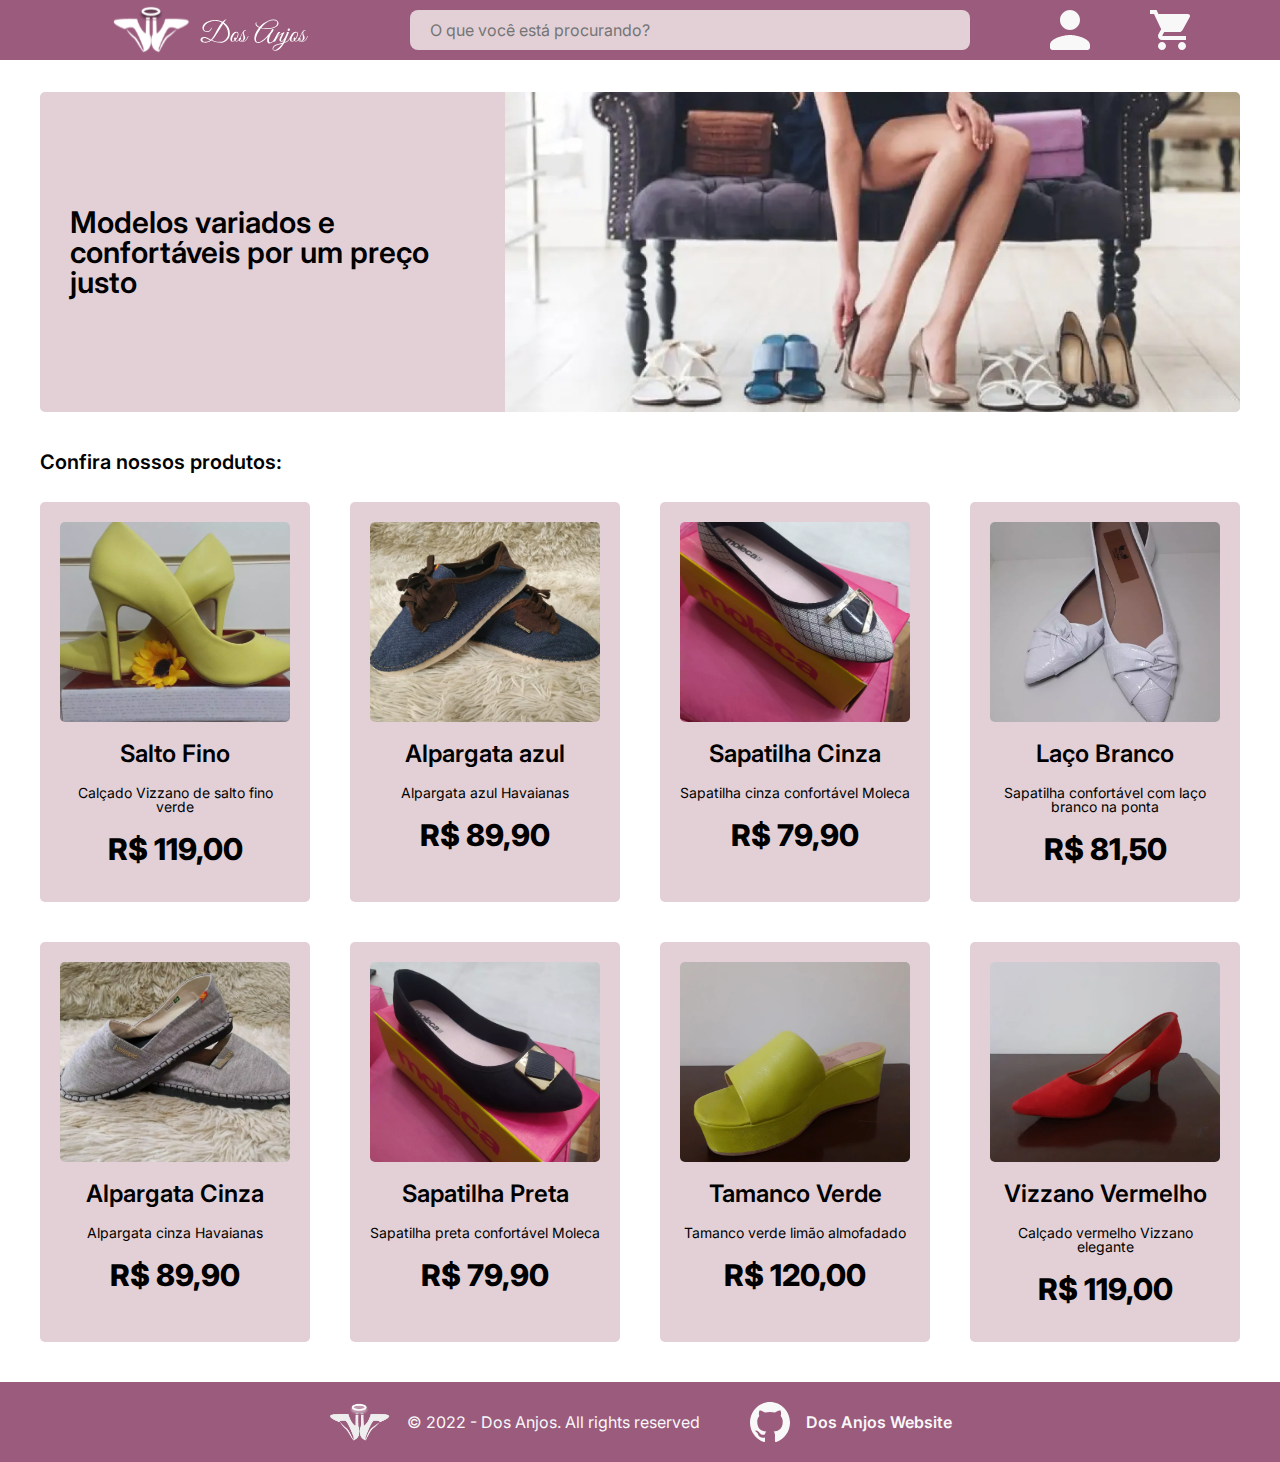
<file: index.html>
<!DOCTYPE html>
<html lang="pt-br">

<head>
  <meta charset="UTF-8">
  <meta http-equiv="X-UA-Compatible" content="IE=edge">
  <meta name="viewport" content="width=device-width, initial-scale=1.0">
  <link rel="stylesheet" href="../style/global.css">
  <link rel="stylesheet" href="../style/reset.css">
  <link rel="stylesheet" href="../style/main.css">
  <link rel="preconnect" href="https://fonts.googleapis.com">
  <link rel="preconnect" href="https://fonts.gstatic.com" crossorigin>
  <link href="https://fonts.googleapis.com/css2?family=Inter:wght@300;400;600&display=swap" rel="stylesheet">
  <link rel="shortcut icon" href="../assets/light_logo.svg" type="image/x-icon">
  <title>Home - Dos Anjos</title>
</head>

<body>
  <header>
    <div class="logo_container">
      <a href="#">
        <img id="logo" src="./assets/logo_branco.svg" alt="Logo">
      </a>
    </div>
    <input type="text" placeholder="O que você está procurando?" name="search_input" id="search_input">
    <div class="buttons_container">
      <a href="#"><img src="./assets/account.svg" alt="Minha conta"></a>
      <a href="#"><img src="./assets/icon_cart.svg" alt="Carrinho"></a>
    </div>
  </header>
  <main>
    <div class="hero">
      <div class="hero_text">
        <h1>Modelos variados e confortáveis por um preço justo</h1>
      </div>
      <div class="hero_image">
        <img src="../assets/prateleiras_de_sapatos.webp" alt="">
      </div>
    </div>
    <div class="products">
      <h2>Confira nossos produtos:</h2>
      <div class="products_list">
        <a href="./view/product.html" class="card">
          <div class="image_container">
            <img src="../assets/sapato_amarelo.webp" alt="Sapato amarelo">
          </div>
          <h3 class="title">Salto Fino</h3>
          <span class="description">
            Calçado Vizzano de salto fino verde
          </span>
          <span class="price">R$ 119,00</span>
        </a>

        <a href="./view/product.html" class="card">
          <div class="image_container">
            <img src="../assets/alpargata_azul.webp" alt="Alpargata azul">
          </div>
          <h3 class="title">Alpargata azul</h3>
          <span class="description">
            Alpargata azul Havaianas
          </span>
          <span class="price">R$ 89,90</span>
        </a>

        <a href="./view/product.html" class="card">
          <div class="image_container">
            <img src="../assets/sapatilha_cinza.webp" alt="Sapatilha cinza">
          </div>
          <h3 class="title">Sapatilha Cinza</h3>
          <span class="description">
            Sapatilha cinza confortável Moleca
          </span>
          <span class="price">R$ 79,90</span>
        </a>

        <a href="./view/product.html" class="card">
          <div class="image_container">
            <img src="../assets/sapato_branco.webp" alt="Sapato branco">
          </div>
          <h3 class="title">Laço Branco</h3>
          <span class="description">
            Sapatilha confortável com laço branco na ponta
          </span>
          <span class="price">R$ 81,50</span>
        </a>

        <a href="./view/product.html" class="card">
          <div class="image_container">
            <img src="../assets/alpargata_cinza.webp" alt="Alpargata cinza">
          </div>
          <h3 class="title">Alpargata Cinza</h3>
          <span class="description">
            Alpargata cinza Havaianas
          </span>
          <span class="price">R$ 89,90</span>
        </a>

        <a href="./view/product.html" class="card">
          <div class="image_container">
            <img src="../assets/sapatilha_preta.webp" alt="Sapatilha preta">
          </div>
          <h3 class="title">Sapatilha Preta</h3>
          <span class="description">
            Sapatilha preta confortável Moleca
          </span>
          <span class="price">R$ 79,90</span>
        </a>

        <a href="./view/product.html" class="card">
          <div class="image_container">
            <img src="../assets/tamanco_verde.webp" alt="Tamanco verde">
          </div>
          <h3 class="title">Tamanco Verde</h3>
          <span class="description">
            Tamanco verde limão almofadado
          </span>
          <span class="price">R$ 120,00</span>
        </a>
        <a href="./view/product.html" class="card">
          <div class="image_container">
            <img src="../assets/sapato_vermelh.webp" alt="Sapato vermelho">
          </div>
          <h3 class="title">Vizzano Vermelho</h3>
          <span class="description">
            Calçado vermelho Vizzano elegante
          </span>
          <span class="price">R$ 119,00</span>
        </a>
      </div>
    </div>
  </main>
  <footer>
    <div class="rights_container">
      <img src="../assets/light_logo.png" alt="Logo">
      <span> © 2022 - Dos Anjos. All rights reserved </span>
    </div>
    <div class="rights_container">
      <img src="../assets/github_icon.svg" alt="Github">
      <a href="https://github.com/yagomouro/dos-anjos-website/">Dos Anjos Website</a>
    </div>
  </footer>
</body>

</html>
</file>
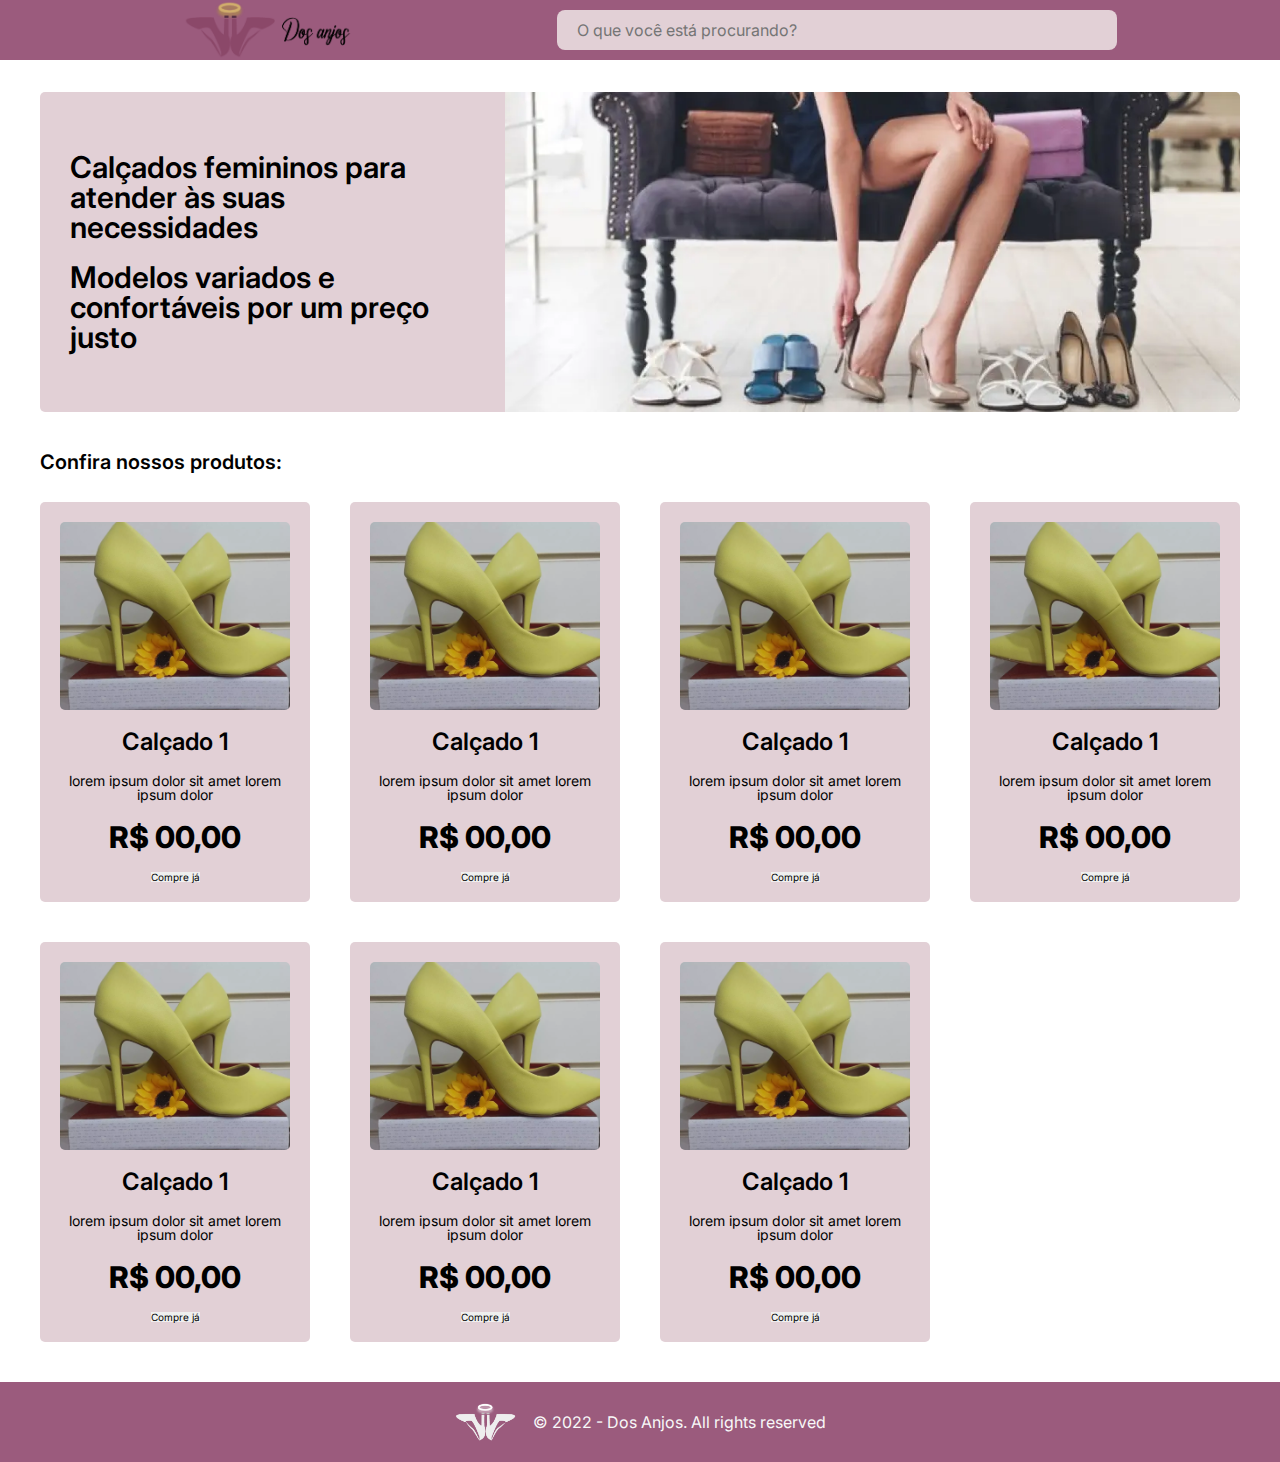
<file: view/index.html>
<!DOCTYPE html>
<html lang="pt-br">
  <head>
    <meta charset="UTF-8" />
    <meta http-equiv="X-UA-Compatible" content="IE=edge" />
    <meta name="viewport" content="width=device-width, initial-scale=1.0" />
    <link rel="stylesheet" href="../style/global.css" />
    <link rel="stylesheet" href="../style/reset.css" />
    <link rel="stylesheet" href="../style/main.css" />
    <link rel="preconnect" href="https://fonts.googleapis.com" />
    <link rel="preconnect" href="https://fonts.gstatic.com" crossorigin />
    <link
      href="https://fonts.googleapis.com/css2?family=Inter:wght@300;400;600&display=swap"
      rel="stylesheet"
    />
    <link
      rel="shortcut icon"
      href="../assets/favicon.png"
      type="image/x-icon"
    />
    <title>Home - Dos Anjos</title>
  </head>
  <body>
    <header>
      <div class="logo_container">
        <a href="./index.html">
          <img id="logo" src="../assets/logo.png" alt="Logo" />
        </a>
      </div>
      <input
        type="text"
        placeholder="O que você está procurando?"
        name="search_input"
        id="search_input"
      />
    </header>
    <main>
      <div class="hero">
        <div class="hero_text">
          <h1>Calçados femininos para atender às suas necessidades</h1>
          <h1>Modelos variados e confortáveis por um preço justo</h1>
        </div>
        <div class="hero_image">
          <img src="../assets/prateleiras_de_sapatos.webp" alt="" />
        </div>
      </div>
      <div class="products">
        <h2>Confira nossos produtos:</h2>
        <div class="products_list">
          <div class="card">
            <div class="image_container">
              <img src="../assets/sapato_amarelo.webp" alt="Sapato" />
            </div>
            <h3 class="title">Calçado 1</h3>
            <span class="description">
              lorem ipsum dolor sit amet lorem ipsum dolor</span
            >
            <span class="price">R$ 00,00</span>
            <form class="product_form" action="./product.html" method="get">
              <input type="hidden" id="product1" name="product" value="1" />
              <button type="submit" class="add_cart">Compre já</button>
            </form>
          </div>
          <div class="card">
            <div class="image_container">
              <img src="../assets/sapato_amarelo.webp" alt="Sapato" />
            </div>
            <h3 class="title">Calçado 1</h3>
            <span class="description">
              lorem ipsum dolor sit amet lorem ipsum dolor</span
            >
            <span class="price">R$ 00,00</span>
            <form class="product_form" action="./product.html" method="get">
              <input type="hidden" id="product1" name="product" value="1" />
              <button type="submit" class="add_cart">Compre já</button>
            </form>
          </div>
          <div class="card">
            <div class="image_container">
              <img src="../assets/sapato_amarelo.webp" alt="Sapato" />
            </div>
            <h3 class="title">Calçado 1</h3>
            <span class="description">
              lorem ipsum dolor sit amet lorem ipsum dolor</span
            >
            <span class="price">R$ 00,00</span>
            <form class="product_form" action="./product.html" method="get">
              <input type="hidden" id="product1" name="product" value="1" />
              <button type="submit" class="add_cart">Compre já</button>
            </form>
          </div>
          <div class="card">
            <div class="image_container">
              <img src="../assets/sapato_amarelo.webp" alt="Sapato" />
            </div>
            <h3 class="title">Calçado 1</h3>
            <span class="description">
              lorem ipsum dolor sit amet lorem ipsum dolor</span
            >
            <span class="price">R$ 00,00</span>
            <form class="product_form" action="./product.html" method="get">
              <input type="hidden" id="product1" name="product" value="1" />
              <button type="submit" class="add_cart">Compre já</button>
            </form>
          </div>
          <div class="card">
            <div class="image_container">
              <img src="../assets/sapato_amarelo.webp" alt="Sapato" />
            </div>
            <h3 class="title">Calçado 1</h3>
            <span class="description">
              lorem ipsum dolor sit amet lorem ipsum dolor</span
            >
            <span class="price">R$ 00,00</span>
            <form class="product_form" action="./product.html" method="get">
              <input type="hidden" id="product1" name="product" value="1" />
              <button type="submit" class="add_cart">Compre já</button>
            </form>
          </div>
          <div class="card">
            <div class="image_container">
              <img src="../assets/sapato_amarelo.webp" alt="Sapato" />
            </div>
            <h3 class="title">Calçado 1</h3>
            <span class="description">
              lorem ipsum dolor sit amet lorem ipsum dolor</span
            >
            <span class="price">R$ 00,00</span>
            <form class="product_form" action="./product.html" method="get">
              <input type="hidden" id="product1" name="product" value="1" />
              <button type="submit" class="add_cart">Compre já</button>
            </form>
          </div>
          <div class="card">
            <div class="image_container">
              <img src="../assets/sapato_amarelo.webp" alt="Sapato" />
            </div>
            <h3 class="title">Calçado 1</h3>
            <span class="description">
              lorem ipsum dolor sit amet lorem ipsum dolor</span
            >
            <span class="price">R$ 00,00</span>
            <form class="product_form" action="./product.html" method="get">
              <input type="hidden" id="product1" name="product" value="1" />
              <button type="submit" class="add_cart">Compre já</button>
            </form>
          </div>
        </div>
      </div>
    </main>
    <footer>
      <div class="rights_container">
        <img src="../assets/light_logo.png" alt="Logo" />
        <span> © 2022 - Dos Anjos. All rights reserved </span>
      </div>
    </footer>
  </body>
</html>
</file>
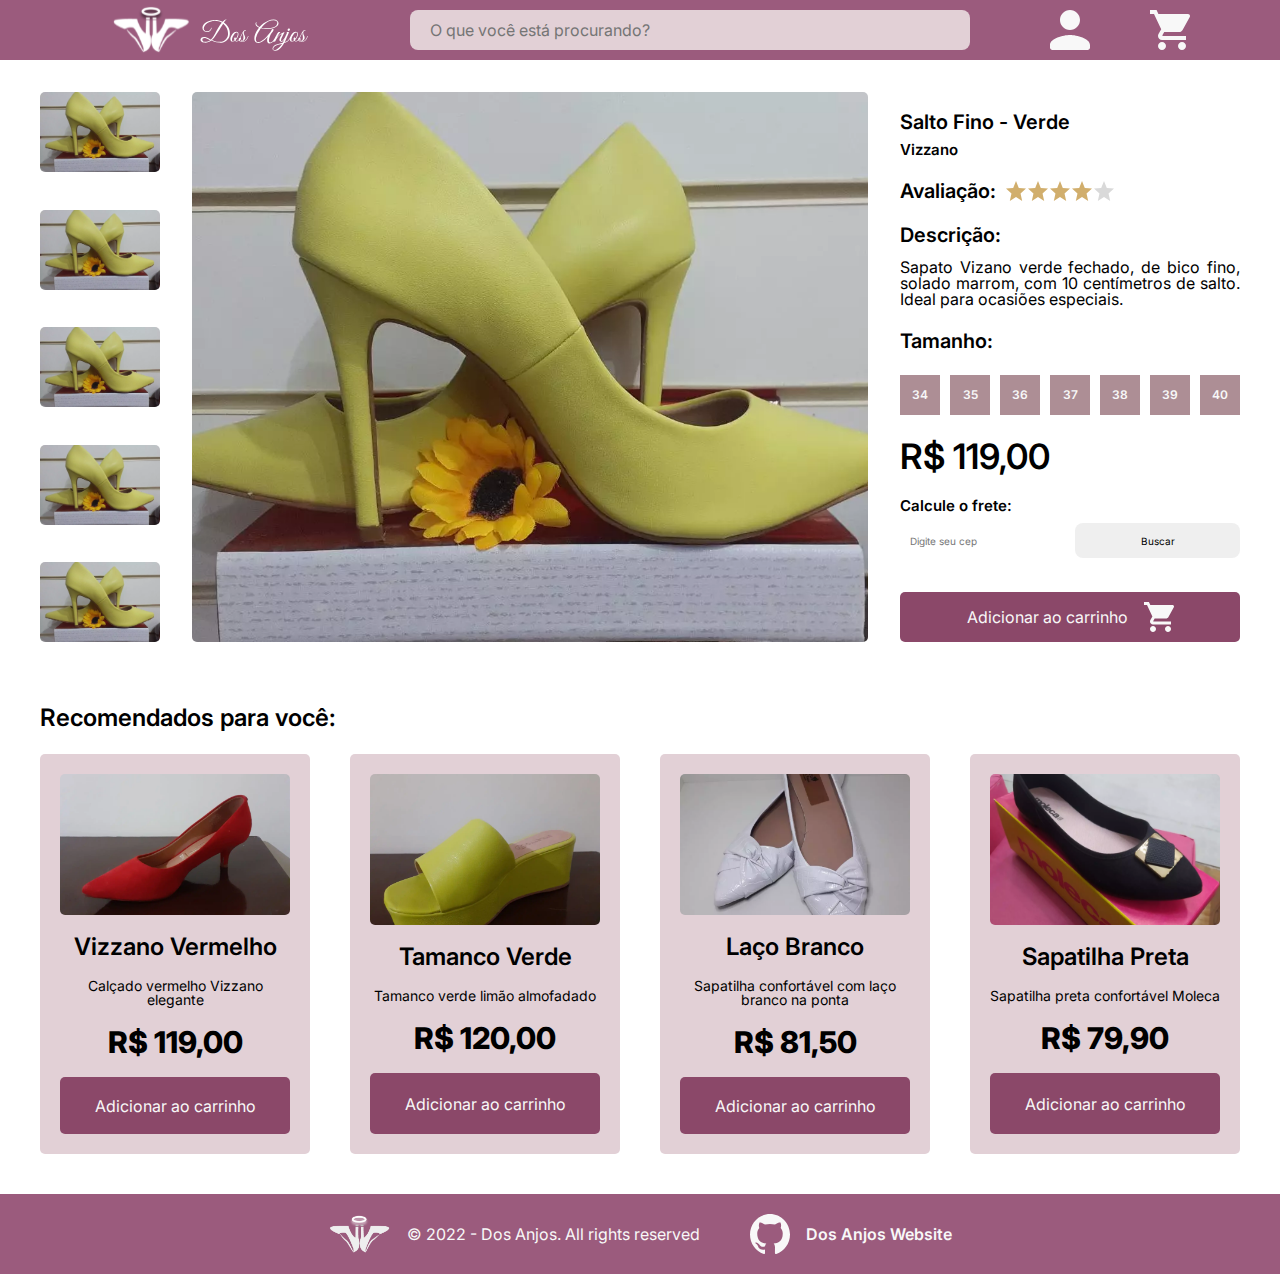
<file: view/product.html>
<!DOCTYPE html>
<html lang="pt-br">

<head>
  <meta charset="UTF-8">
  <meta http-equiv="X-UA-Compatible" content="IE=edge">
  <meta name="viewport" content="width=device-width, initial-scale=1.0">
  <link rel="stylesheet" href="../style/global.css">
  <link rel="stylesheet" href="../style/reset.css">
  <link rel="stylesheet" href="../style/product.css">
  <link rel="preconnect" href="https://fonts.googleapis.com">
  <link rel="preconnect" href="https://fonts.gstatic.com" crossorigin>
  <link href="https://fonts.googleapis.com/css2?family=Inter:wght@300;400;600&display=swap" rel="stylesheet">
  <link rel="shortcut icon" href="../assets/light_logo.svg" type="image/x-icon">
  <title>Produto - Dos Anjos</title>
</head>

<body>
  <header>
    <div class="logo_container">
      <a href="../index.html">
        <img id="logo" src="../assets/logo_branco.svg" alt="Logo">
      </a>
    </div>
    <input type="text" placeholder="O que você está procurando?" name="search_input" id="search_input">
    <div class="buttons_container">
      <a href="#"><img src="../assets/account.svg" alt="Conta"> </a>
      <a href="#"><img src="../assets/icon_cart.svg" alt="Conta"></a>
    </div>
  </header>
  <main>
    <div class="product_info">
      <aside class="other_images">
        <div class="image_container img1">
          <img src="../assets/sapato_amarelo.webp" alt="Sapato amarelo">
        </div>
        <div class="image_container img2">
          <img src="../assets/sapato_amarelo.webp" alt="Sapato amarelo">
        </div>
        <div class="image_container img3">
          <img src="../assets/sapato_amarelo.webp" alt="Sapato amarelo">
        </div>
        <div class="image_container img4">
          <img src="../assets/sapato_amarelo.webp" alt="Sapato amarelo">
        </div>
        <div class="image_container img5">
          <img src="../assets/sapato_amarelo.webp" alt="Sapato amarelo">
        </div>
      </aside>
      <div class="main_image">
        <div class="image_container">
          <img src="../assets/sapato_amarelo.webp" alt="Sapato amarelo">
        </div>
      </div>
      <div class="infos">
        <div class="brand_info">
          <h2>Salto Fino - Verde</h2>
          <h3>Vizzano</h3>
        </div>
        <div class="avaliacao">
          <h2>Avaliação:</h2>
          <div class="stars">
            <div class="star colored"></div>
            <div class="star colored"></div>
            <div class="star colored"></div>
            <div class="star colored"></div>
            <div class="star"></div>
          </div>
        </div>
        <div class="descricao">
          <h2>Descrição:</h2>
          <p>
            Sapato Vizano verde fechado, de bico fino, solado marrom, com 10 centímetros de salto. Ideal para
            ocasiões especiais.
          </p>
        </div>
        <h2>Tamanho:</h2>
        <div class="sizes">
          <div class="size"><span>34</span></div>
          <div class="size"><span>35</span></div>
          <div class="size"><span>36</span></div>
          <div class="size"><span>37</span></div>
          <div class="size"><span>38</span></div>
          <div class="size"><span>39</span></div>
          <div class="size"><span>40</span></div>
        </div>

        <h1>R$ 119,00</h1>
        <div class="cep_container">
          <h3>Calcule o frete:</h3>
          <div class="submit_container">
            <input type="text" maxlength="9" name="CEP" id="CEP" placeholder="Digite seu cep">
            <button>Buscar</button>
          </div>
        </div>

        <button class="primary_button">
          Adicionar ao carrinho
          <img src="../assets/icon_cart.svg" alt="Carrinho">
        </button>
      </div>
    </div>
    <div class="other_products">
      <h2>Recomendados para você:</h2>
      <div class="products_list">
        <div class="card">
          <div class="image_container">
            <img src="../assets/sapato_vermelh.webp" alt="Sapato vermelho">
          </div>
          <h3 class="title">Vizzano Vermelho</h3>
          <span class="description">
            Calçado vermelho Vizzano elegante
          </span>
          <span class="price">R$ 119,00</span>
          <a class="primary_button" href="./product.html">Adicionar ao carrinho</a>
        </div>

        <div class="card" >
          <div class="image_container">
            <img src="../assets/tamanco_verde.webp" alt="Sapato">
          </div>
          <h3 class="title">Tamanco Verde</h3>
          <span class="description">
            Tamanco verde limão almofadado
          </span>
          <span class="price">R$ 120,00</span>
          <a class="primary_button" href="./product.html">Adicionar ao carrinho</a>
        </div>

        <div class="card">
          <div class="image_container">
            <img src="../assets/sapato_branco.webp" alt="Sapato branco">
          </div>
          <h3 class="title">Laço Branco</h3>
          <span class="description">
            Sapatilha confortável com laço branco na ponta
          </span>
          <span class="price">R$ 81,50</span>
          <a class="primary_button" href="./product.html">Adicionar ao carrinho</a>
        </div>

        <div class="card">
          <div class="image_container">
            <img src="../assets/sapatilha_preta.webp" alt="Sapato preto">
          </div>
          <h3 class="title">Sapatilha Preta</h3>
          <span class="description">
            Sapatilha preta confortável Moleca
          </span>
          <span class="price">R$ 79,90</span>
          <a class="primary_button" href="./product.html">Adicionar ao carrinho</a>
        </div>
      </div>
    </div>
  </main>
  <footer>
    <div class="rights_container">
      <img src="../assets/light_logo.png" alt="Logo">
      <span> © 2022 - Dos Anjos. All rights reserved </span>
    </div>
    <div class="rights_container">
      <img src="../assets/github_icon.svg" alt="Github">
      <a href="https://github.com/yagomouro/dos-anjos-website/">Dos Anjos Website</a>
    </div>
  </footer>
</body>

</html>
</file>
<file: style/global.css>
@import './variables.css';

html {
  font-size: 62.5%;
}

body {
  font-family: 'Inter', sans-serif;
  min-height: 100vh;
}

header {
  height: 6rem;
  background-color: var(--primary-purple);
  display: flex;
  align-items: center;
  padding: 1rem;
  justify-content: space-evenly;
}

.logo_container {
  height: 100%;
  display: flex;
  justify-content: center;
  align-items: center;
  padding: 0rem 2rem;
}

.logo_container img {
  width: 20rem;
  transition: 0.2s ease-in-out;
}

.logo_container img:hover {
  scale: 1.05;
  cursor: pointer;
}

#search_input {
  width: 56rem;
  min-width: 18rem;
  height: 4rem;
  padding: 0.2rem 2rem;
  font-size: 1.6rem;
  outline: none;
  border: none;
  border-radius: 8px;
  color: var(--gray);
  background-color: var(--secondary-purple);
  transition: ease-in-out 120ms;
}

#search_input:focus {
  outline: 0.2rem solid var(--white);
}

.buttons_container {
  display: flex;
  gap: 6rem;
  align-items: center;
  flex-direction: row;
  font-size: 1.5rem;
}

.buttons_container img {
  height: 4rem;
}

.buttons_container a {
  color: #ffffff;
  display: flex;
  gap: 1rem;
  align-items: center;
  cursor: pointer;
  transition: 0.2s ease-in-out;
}

.buttons_container a:hover {
  scale: 1.1;
  cursor: pointer;
}

main {
  min-height: calc(100vh - 17.2rem);
  max-width: 124rem;
  margin: auto;
  padding: 0 2rem;
}

.image_container {
  overflow: hidden;
}

.image_container img {
  width: 100%;
  height: 100%;
  object-fit: cover;
}

.primary_button {
  border-radius: 5px;
  color: var(--white);
  background-color: var(--tertiary-purple);
  cursor: pointer;
  display: flex;
  justify-content: center;
  align-items: center;
  gap: 1.6rem;
}
.primary_button img {
  height: 60%;
}

.primary_button:hover {
  background-color: var(--dark-purple);
}

footer {
  padding: 2rem;
  min-height: max-content;
  display: flex;
  justify-content: center;
  gap: 5rem;

  background-color: var(--primary-purple);
}

.rights_container {
  display: flex;
  justify-content: center;
  align-items: center;
  gap: 1.6rem;
}

.rights_container img {
  height: 4rem;
}

.rights_container span,
.rights_container a {
  color: var(--white);
  font-size: 1.6rem;
}
.rights_container a {
  font-weight: 600;
}

@media (width <= 600px) {
  html {
    font-size: 50%;
  }

  header {
    padding: 2rem 1rem;
  }

  .logo_container img {
    height: 2rem;
    width: 4rem;
  }

  .buttons_container {
    gap: 2rem;
    font-size: 1.4rem;
  }

  .buttons_container img {
    height: 2.6rem;
  }
  footer {
    flex-direction: column;
    gap: 3rem;
  }
}

@media screen and (width <= 1100px) {
  .logo_container img {
    width: 16rem;
  }

  .buttons_container {
    gap: 2rem;
    margin-left: 1rem;
  }

  .buttons_container img {
    height: 3rem;
  }
}

@media screen and (width <= 799px) {
  header {
    height: 4rem;
    gap: 1rem;
  }

  #search_input {
    width: 100%;
    height: 3rem;
    font-size: 1.2rem;
  }

  .logo_container {
    padding: 0;
  }

  .logo_container img {
    height: 3rem;
    width: 12rem;
  }
}
</file>
<file: style/main.css>
@import './variables.css';
@import './Card/card.css';

.hero {
  background-color: var(--secondary-purple);
  height: 32rem;
  display: flex;
  margin-top: 3.2rem;
  border-radius: 5px;
  overflow: hidden;
}

.hero_text {
  padding: 2rem 3rem;
  width: 60%;
  display: flex;
  flex-direction: column;
  justify-content: center;
  align-items: center;
  gap: 2rem;
}

.hero_text h1 {
  font-size: 3rem;
  font-weight: 600;
}

.hero_image {
  width: 100%;
  height: 100%;
}

.hero_image img {
  width: 100%;
  height: 100%;
  object-fit: cover;
}

.products {
  margin-top: 4rem;
}

.products h2 {
  font-size: 2rem;
  font-weight: 600;
  margin-bottom: 3rem;
}

@media screen and (width <= 450px) {
  .hero {
    flex-direction: column;
    height: max-content;
  }
  .hero_text {
    width: 100%;
    gap: 1rem;
  }
  .hero_text h1 {
    font-size: 1.6rem;
  }
  .hero_image {
    height: 12rem;
    width: 100%;
  }
}
@media screen and (451px <= width <= 599px) {
  .hero {
    flex-direction: row;
    height: 16rem;
  }

  .hero_text h1 {
    font-size: 1.8rem;
  }
}
@media screen and (600px <= width <= 799px) {
  .hero {
    height: 18rem;
  }

  .hero_text h1 {
    font-size: 2rem;
  }
}
</file>
<file: style/product.css>
@import './variables.css';
@import './Card/card.css';

.product_info {
  display: flex;
  gap: 3.2rem;
  margin-top: 3.2rem;
  margin-bottom: 6.4rem;
  height: 55rem;
  justify-content: space-between;
}

.other_images {
  width: 10%;
  min-width: 12rem;
  display: flex;
  flex-direction: column;
  justify-content: space-between;
}

.other_images .image_container {
  height: 8rem;
  cursor: zoom-in;
  border-radius: 5px;
}

.main_image .image_container {
  min-width: 56rem;
  height: 100%;
  cursor: zoom-in;
  border-radius: 5px;
}

.infos {
  margin-top: 2rem;
  display: flex;
  width: 30%;
  flex-direction: column;
  gap: 2.4rem;
}

.brand_info {
  display: flex;
  flex-direction: column;
  gap: 1rem;
}

.brand_info h2 {
  font-size: 2rem;
  font-weight: 600;
}
.brand_info h3 {
  font-size: 1.5rem;
  font-weight: 600;
}

.infos h2 {
  font-size: 2rem;
  font-weight: 600;
}
.infos h3 {
  font-size: 1.5rem;
  font-weight: 600;
}

.avaliacao {
  display: flex;
  gap: 1rem;
}

.stars {
  display: flex;
  gap: 0.2rem;
}

.stars .star {
  width: 2rem;
  height: 2rem;
  background-image: url('../assets/star_gray.svg');
  background-size: cover;
}

.star.colored {
  background-image: url('../assets/star_golden.svg');
}

.descricao p {
  margin-top: 1.4rem;
  font-size: 1.6rem;
  text-align: justify;
}

.sizes {
  display: flex;
  gap: 1rem;
}

.size {
  width: 4rem;
  height: 4rem;
  background-color: var(--dark-purple);
  cursor: pointer;
  display: flex;
  justify-content: center;
  align-items: center;
  transition: 0.2s ease-in-out;
}

.size:hover {
  scale: 1.05;
  background-color: var(--tertiary-purple);
}

h1 {
  font-size: 3.5rem;
  font-weight: 600;
}

.size span {
  font-weight: 600;
  font-size: 1.2rem;
  color: var(--white);
  text-align: center;
}

.cep_container {
  display: flex;
  flex-direction: column;
  gap: 1rem;
}

.submit_container {
  display: flex;
  gap: 1rem;
  width: 100%;
}

.submit_container input {
  width: 50%;
  height: 3.5rem;
  outline: none;
  padding: 1rem;
}

.submit_container input:focus {
  outline: 3px solid var(--tertiary-purple);
  border-radius: 4px;
}

.submit_container button {
  width: 50%;
  border-radius: 8px;
}

.submit_container button:hover {
  background-color: var(--light-gray);
  cursor: pointer;
}

.infos .primary_button {
  margin-top: auto;
  height: 5rem;
  font-size: 1.6rem;
}

.other_products h2 {
  font-size: 2.4rem;
  font-weight: 600;
  margin-bottom: 2.4rem;
}

@media screen and (width <= 1100px) {
  .product_info {
    height: max-content;
    flex-direction: column;
  }

  .other_images {
    flex-direction: row;
    gap: 2rem;
    width: 100%;
  }

  .other_images .image_container {
    width: calc(100% / 5);
    height: 10rem;
  }

  .main_image .image_container {
    min-width: auto;
    height: 56rem;
    cursor: zoom-in;
  }

  .infos {
    width: 100%;
  }
}

@media screen and (width <= 599px) {
  .product_info {
    gap: 2rem;
  }
  .main_image .image_container {
    height: 40rem;
  }

  .other_images .image_container {
    height: 8rem;
  }
}

@media screen and (width <= 399px) {
  .other_images {
    gap: 1rem;
  }

  .other_images .image_container {
    height: 6rem;
  }
}
</file>
